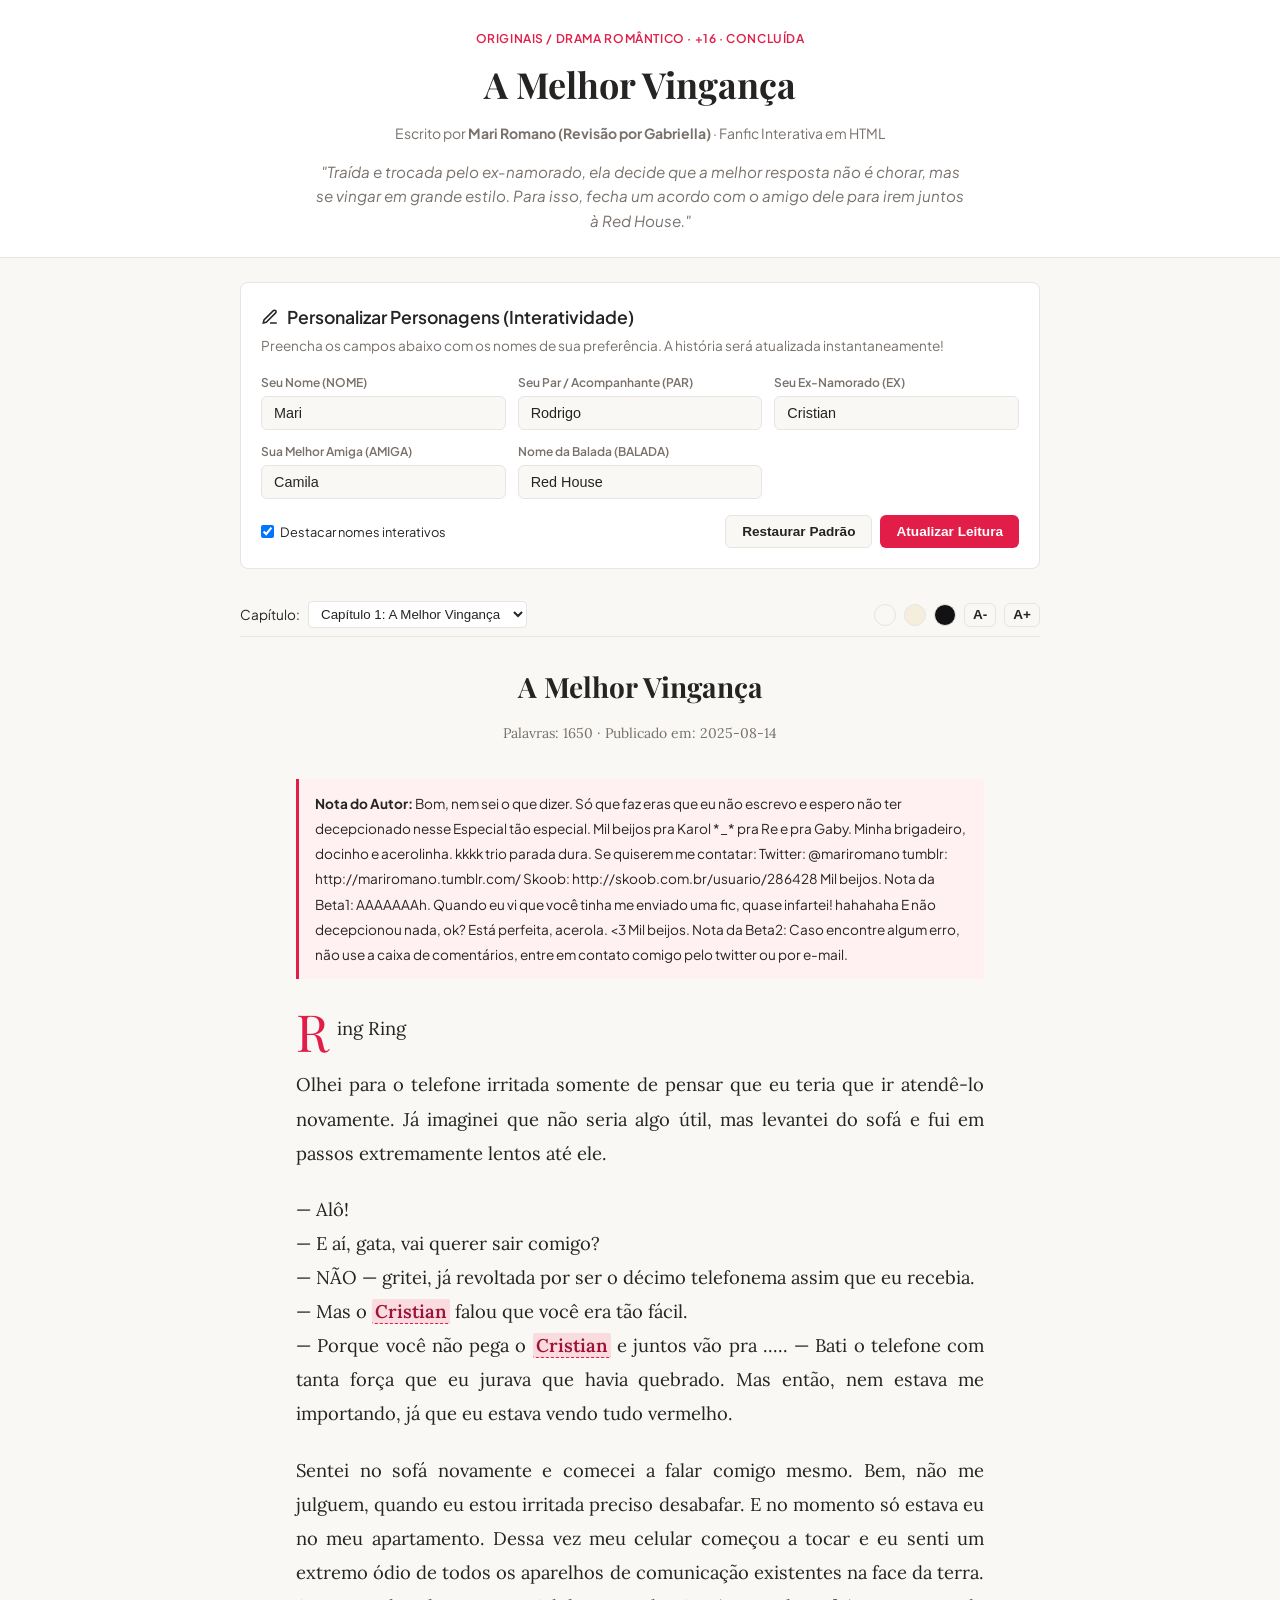
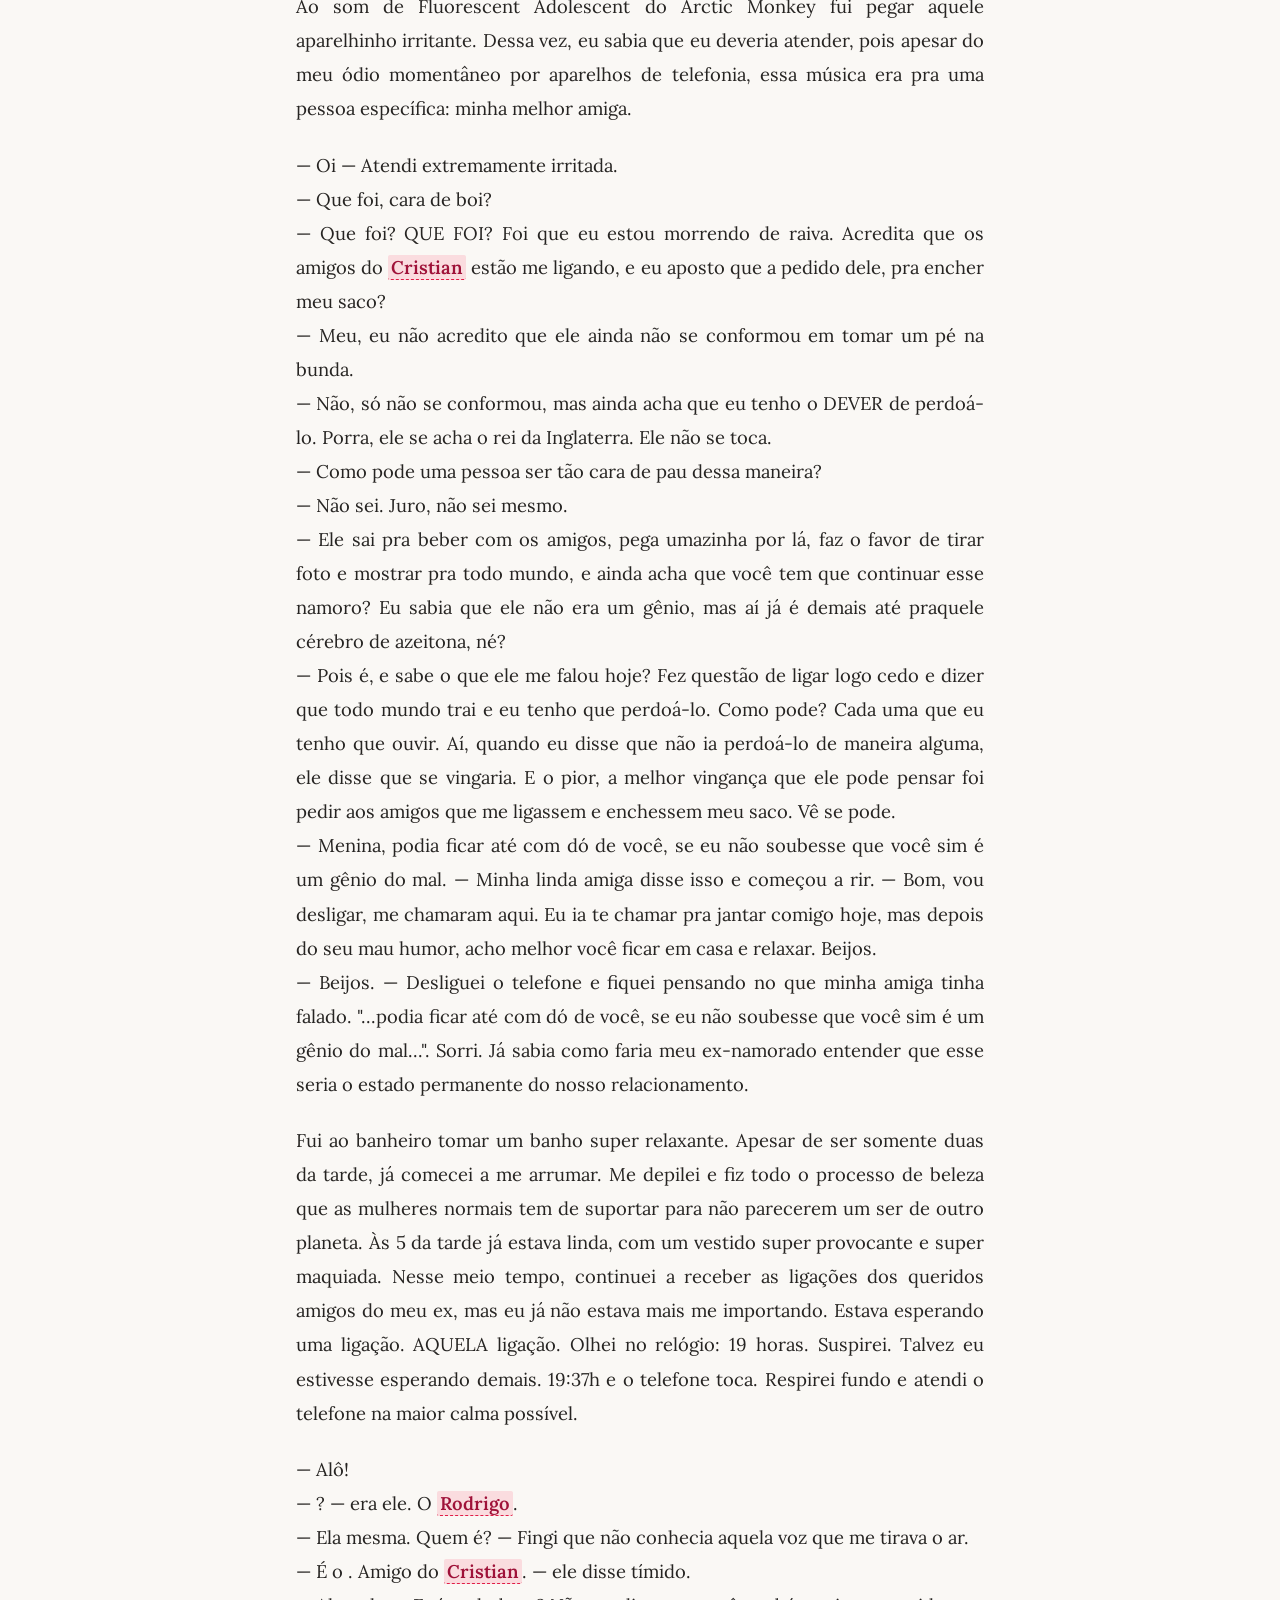
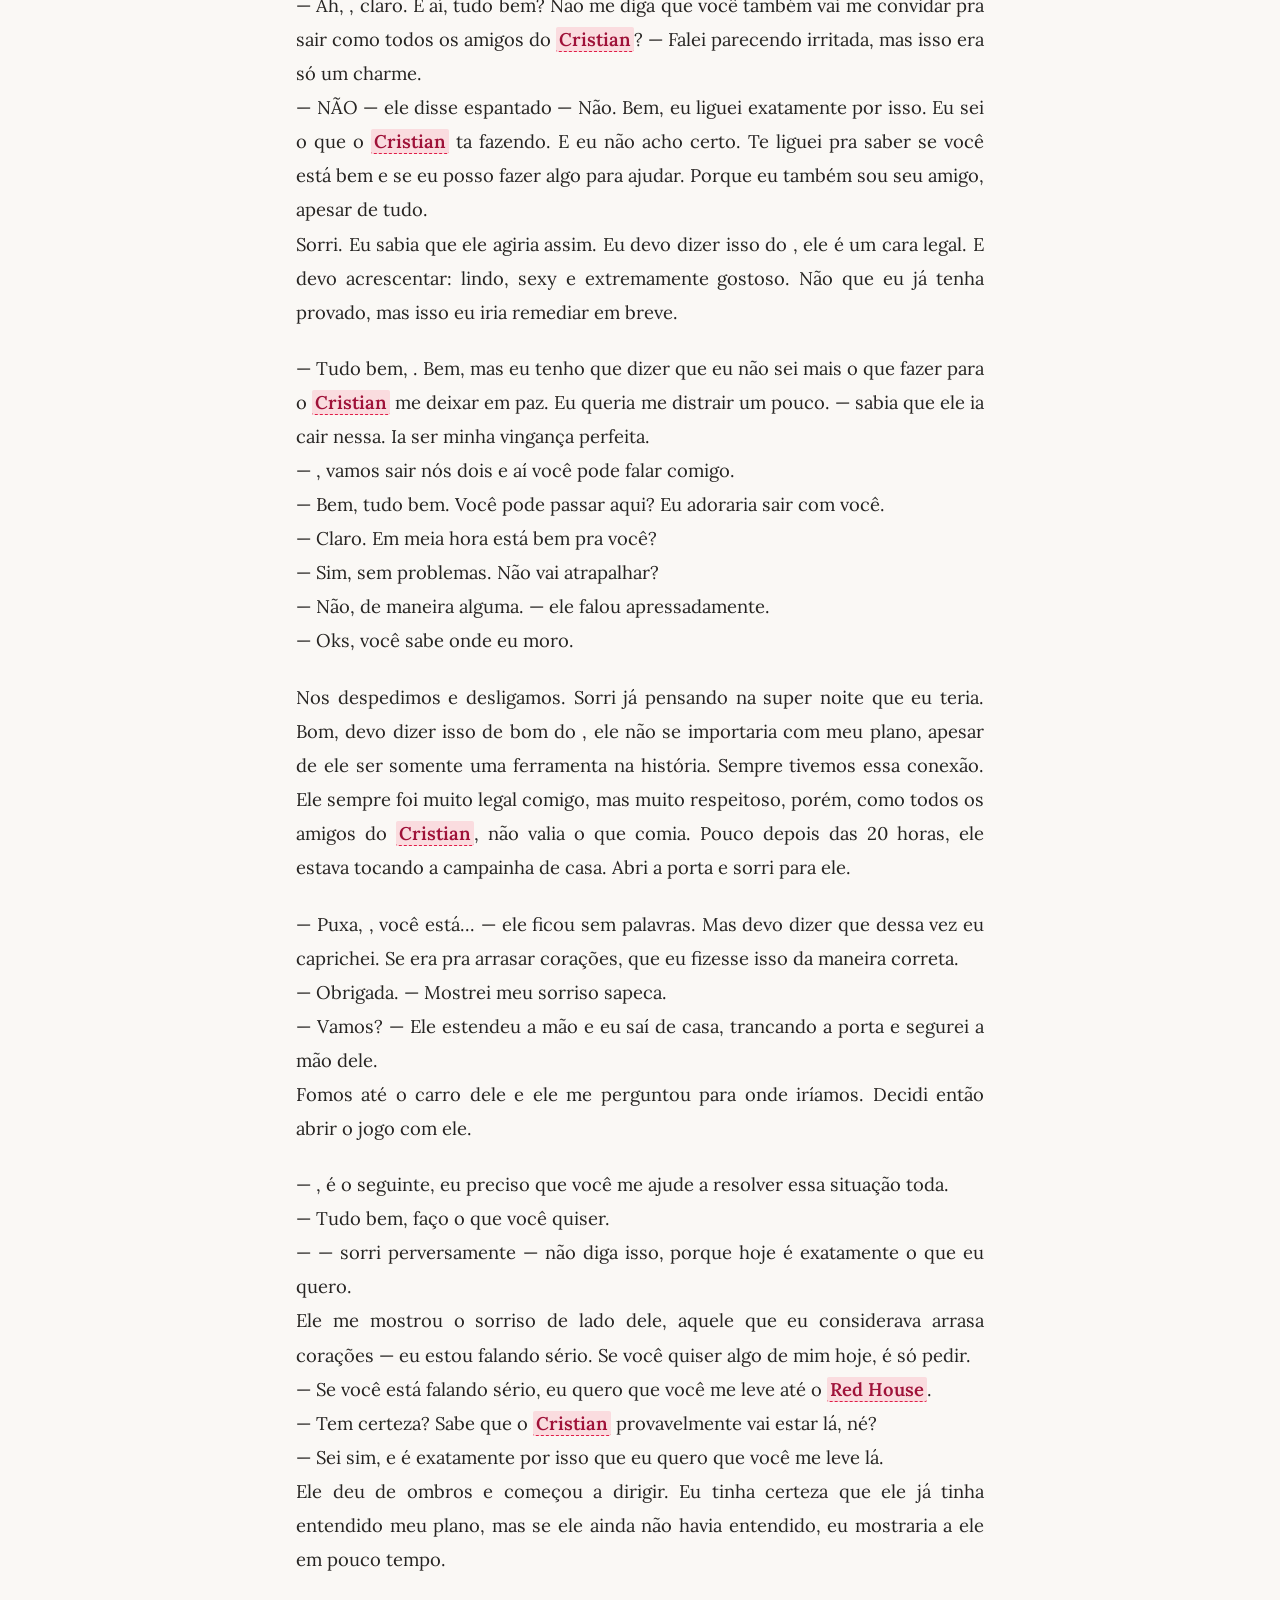
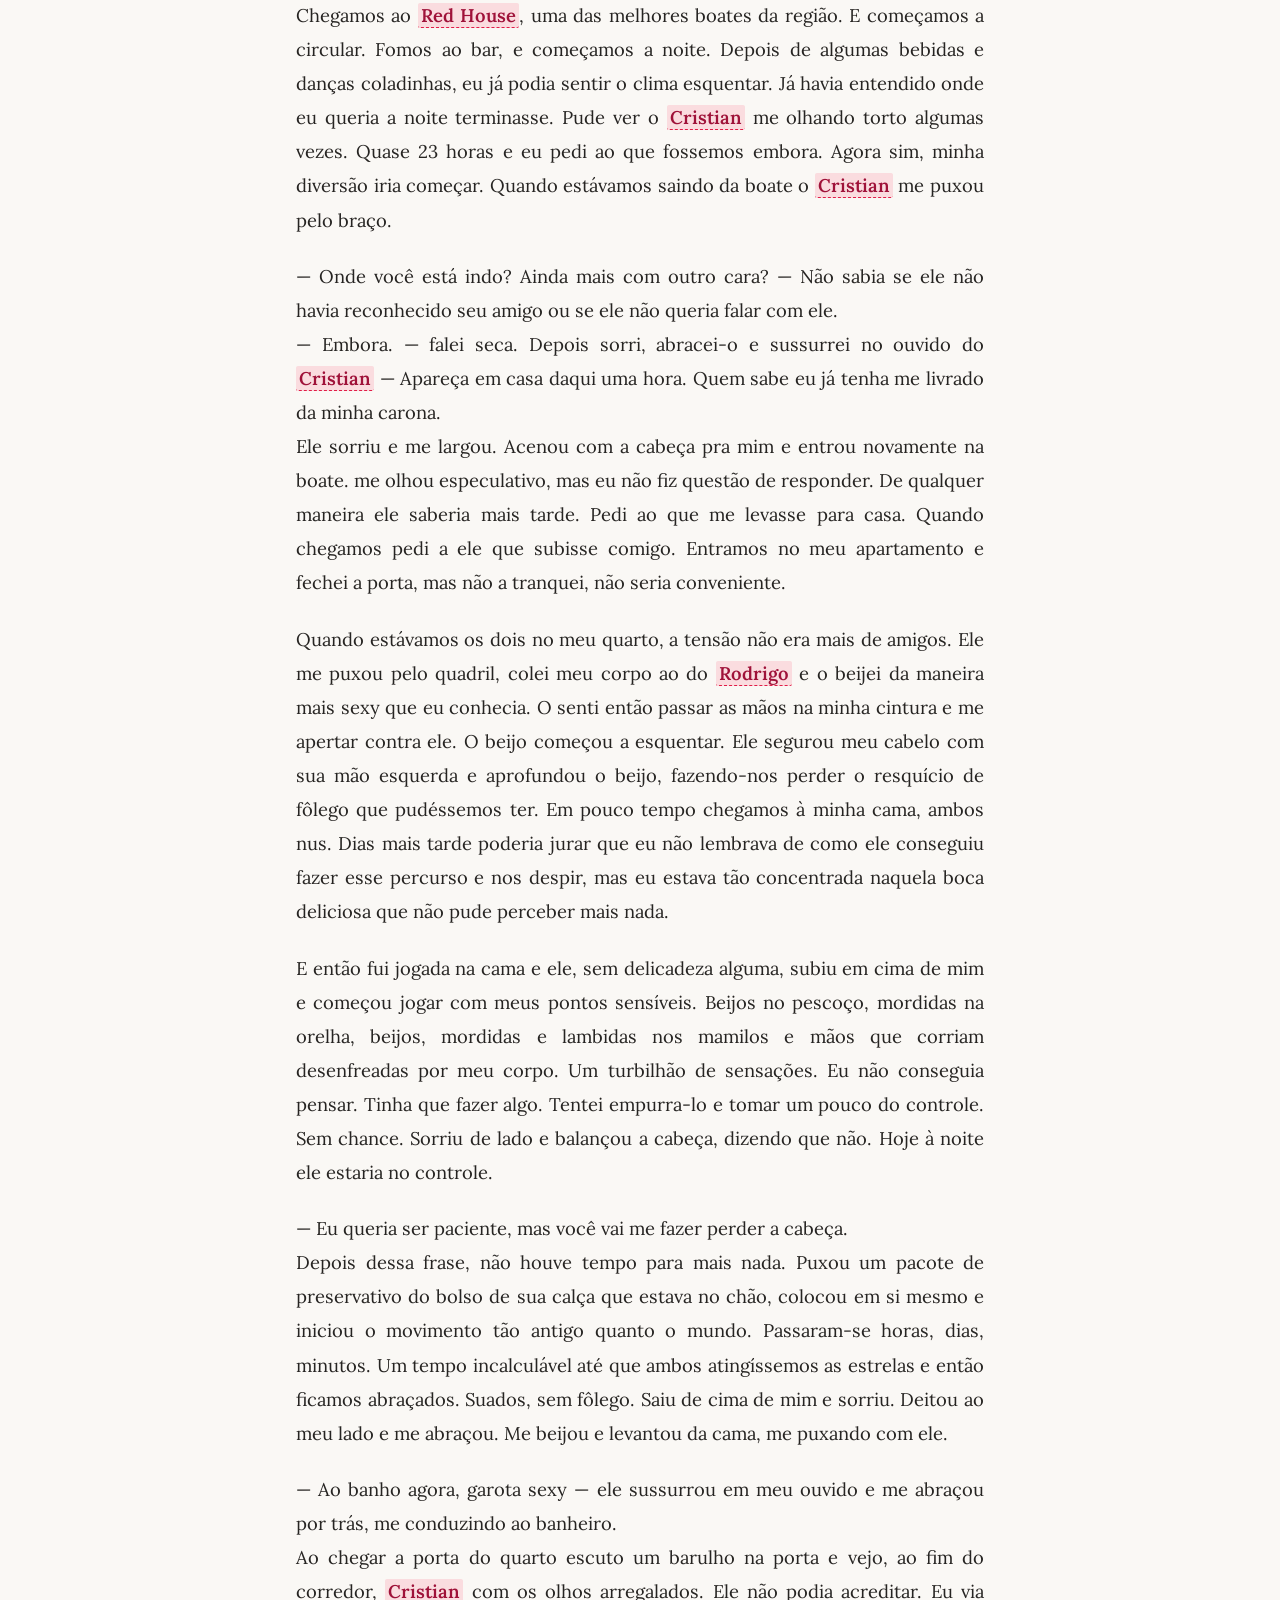
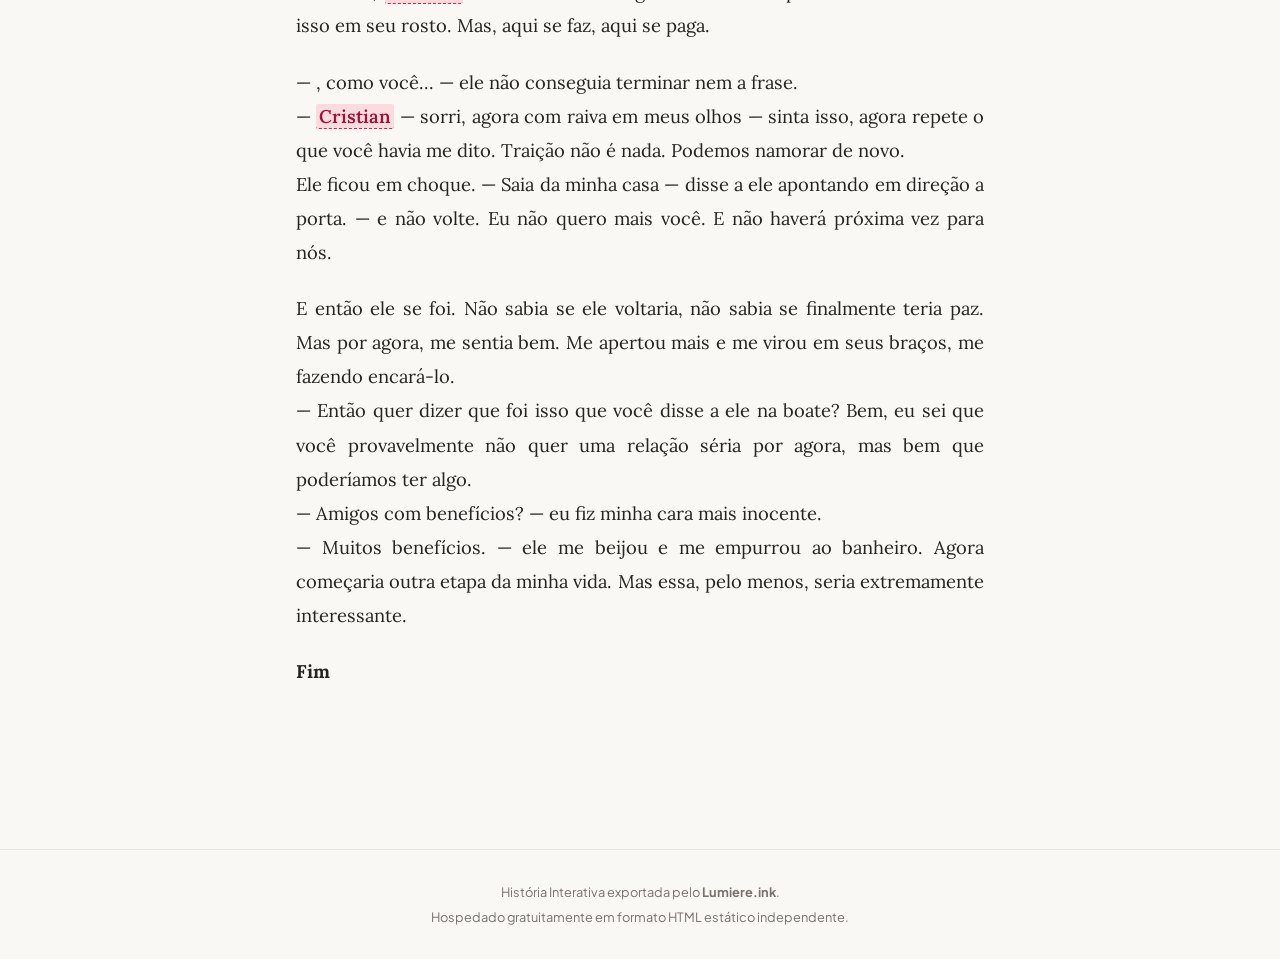
<file: a-melhor-vinganca.html>
<!DOCTYPE html>
<html lang="pt-BR">
<head>
  <meta charset="UTF-8">
  <meta name="viewport" content="width=device-width, initial-scale=1.0">
  <title>A Melhor Vingança - Fanfic Interativa</title>
  <meta name="description" content="Traída e trocada pelo ex-namorado, ela decide que a melhor resposta não é chorar, mas se vingar em grande estilo. Para isso, fecha um acordo com o amigo dele para irem juntos à Red House.">
  <link rel="preconnect" href="https://fonts.googleapis.com">
  <link rel="preconnect" href="https://fonts.gstatic.com" crossorigin>
  <link href="https://fonts.googleapis.com/css2?family=Lora:ital,wght@0,400;0,600;1,400;1,600&family=Playfair+Display:ital,wght@0,600;0,700;1,600&family=Plus+Jakarta+Sans:wght@400;500;600;700&display=swap" rel="stylesheet">
  <style>
    :root {
      --bg-color: #faf8f5;
      --card-bg: #ffffff;
      --text-main: #262422;
      --text-muted: #78716c;
      --border-color: #e7e5e4;
      --accent-color: #e11d48;
      --accent-bg: #fff1f2;
      --highlight-bg: rgba(244, 63, 94, 0.15);
      --highlight-color: #9f1239;
    }

    body.theme-sepia {
      --bg-color: #f5eedc;
      --card-bg: #faf4e6;
      --text-main: #3d3224;
      --text-muted: #82725e;
      --border-color: #ded1ba;
      --accent-color: #c2410c;
      --accent-bg: #ffedd5;
      --highlight-bg: rgba(194, 65, 12, 0.18);
      --highlight-color: #7c2d12;
    }

    body.theme-dark {
      --bg-color: #121214;
      --card-bg: #1c1c20;
      --text-main: #e4e4e7;
      --text-muted: #a1a1aa;
      --border-color: #27272a;
      --accent-color: #fb7185;
      --accent-bg: #2b1720;
      --highlight-bg: rgba(251, 113, 133, 0.22);
      --highlight-color: #ffe4e6;
    }

    * { box-sizing: border-box; margin: 0; padding: 0; }
    body {
      background-color: var(--bg-color);
      color: var(--text-main);
      font-family: 'Plus Jakarta Sans', system-ui, sans-serif;
      transition: background-color 0.2s ease, color 0.2s ease;
      line-height: 1.6;
    }

    header.story-header {
      background: var(--card-bg);
      border-bottom: 1px solid var(--border-color);
      padding: 1.5rem 1rem;
      text-align: center;
    }
    .header-content {
      max-width: 800px;
      margin: 0 auto;
    }
    .badge {
      display: inline-block;
      font-size: 0.75rem;
      letter-spacing: 0.05em;
      text-transform: uppercase;
      color: var(--accent-color);
      font-weight: 600;
      margin-bottom: 0.5rem;
    }
    h1.story-title {
      font-family: 'Playfair Display', Georgia, serif;
      font-size: 2.25rem;
      font-weight: 700;
      color: var(--text-main);
      margin-bottom: 0.5rem;
    }
    .story-meta {
      font-size: 0.875rem;
      color: var(--text-muted);
    }
    .story-summary {
      font-style: italic;
      color: var(--text-muted);
      max-width: 650px;
      margin: 1rem auto 0;
      font-size: 0.95rem;
    }

    /* Interactive Form Box (Lumiere.ink) */
    .interactive-panel {
      max-width: 800px;
      margin: 1.5rem auto;
      padding: 1.25rem;
      background: var(--card-bg);
      border: 1px solid var(--border-color);
      border-radius: 8px;
    }
    .interactive-panel h2 {
      font-size: 1.1rem;
      font-weight: 600;
      margin-bottom: 0.25rem;
      display: flex;
      align-items: center;
      gap: 0.5rem;
    }
    .interactive-panel p.sub {
      font-size: 0.85rem;
      color: var(--text-muted);
      margin-bottom: 1rem;
    }
    .inputs-grid {
      display: grid;
      grid-template-columns: repeat(auto-fill, minmax(200px, 1fr));
      gap: 0.75rem;
      margin-bottom: 1rem;
    }
    .input-group {
      display: flex;
      flex-direction: column;
      gap: 0.25rem;
    }
    .input-group label {
      font-size: 0.75rem;
      font-weight: 600;
      color: var(--text-muted);
    }
    .input-group input {
      padding: 0.5rem 0.75rem;
      border: 1px solid var(--border-color);
      border-radius: 6px;
      font-size: 0.9rem;
      background: var(--bg-color);
      color: var(--text-main);
      outline: none;
      transition: border-color 0.15s;
    }
    .input-group input:focus {
      border-color: var(--accent-color);
    }
    .panel-actions {
      display: flex;
      flex-wrap: wrap;
      gap: 0.5rem;
      align-items: center;
      justify-content: space-between;
    }
    .btn {
      padding: 0.5rem 1rem;
      font-size: 0.85rem;
      font-weight: 600;
      border-radius: 6px;
      cursor: pointer;
      border: none;
      transition: all 0.15s;
    }
    .btn-primary {
      background: var(--accent-color);
      color: white;
    }
    .btn-primary:hover {
      opacity: 0.9;
    }
    .btn-secondary {
      background: var(--bg-color);
      border: 1px solid var(--border-color);
      color: var(--text-main);
    }
    .btn-secondary:hover {
      background: var(--border-color);
    }

    /* Toolbar for Reading Settings */
    .reader-toolbar {
      max-width: 800px;
      margin: 0 auto 1.5rem;
      display: flex;
      justify-content: space-between;
      align-items: center;
      font-size: 0.85rem;
      padding: 0.5rem 0;
      border-bottom: 1px solid var(--border-color);
    }
    .toolbar-group {
      display: flex;
      gap: 0.5rem;
      align-items: center;
    }
    .theme-chip {
      width: 22px;
      height: 22px;
      border-radius: 50%;
      cursor: pointer;
      border: 1px solid var(--border-color);
    }

    /* Story Reading Area */
    main.story-content {
      max-width: 720px;
      margin: 0 auto;
      padding: 0 1rem 4rem;
      font-family: 'Lora', Georgia, serif;
      font-size: 1.15rem;
      line-height: 1.85;
    }
    .chapter-heading {
      text-align: center;
      margin-bottom: 2rem;
    }
    .chapter-title {
      font-family: 'Playfair Display', Georgia, serif;
      font-size: 1.75rem;
      font-weight: 700;
      margin-bottom: 0.5rem;
    }
    .chapter-note {
      background: var(--accent-bg);
      border-left: 3px solid var(--accent-color);
      padding: 0.75rem 1rem;
      font-family: 'Plus Jakarta Sans', system-ui, sans-serif;
      font-size: 0.85rem;
      margin-bottom: 2rem;
      color: var(--text-main);
      border-radius: 0 4px 4px 0;
    }
    .story-body p {
      margin-bottom: 1.4rem;
      text-align: justify;
    }
    .story-body p:first-of-type::first-letter {
      font-size: 3.2rem;
      float: left;
      line-height: 0.8;
      margin-right: 0.5rem;
      font-family: 'Playfair Display', Georgia, serif;
      color: var(--accent-color);
    }
    mark.interactive-highlight {
      background-color: var(--highlight-bg);
      color: var(--highlight-color);
      border-bottom: 1.5px dashed var(--accent-color);
      padding: 0 3px;
      border-radius: 2px;
      font-weight: 600;
    }

    /* Chapter Navigation Buttons */
    .chapter-nav {
      max-width: 720px;
      margin: 2rem auto;
      display: flex;
      justify-content: space-between;
      gap: 1rem;
    }

    footer {
      border-top: 1px solid var(--border-color);
      padding: 2rem 1rem;
      text-align: center;
      font-size: 0.8rem;
      color: var(--text-muted);
    }
  </style>
</head>
<body class="theme-alabaster">

  <header class="story-header">
    <div class="header-content">
      <span class="badge">Originais / Drama Romântico · +16 · Concluída</span>
      <h1 class="story-title">A Melhor Vingança</h1>
      <div class="story-meta">
        Escrito por <strong>Mari Romano (Revisão por Gabriella)</strong> · Fanfic Interativa em HTML
      </div>
      <p class="story-summary">"Traída e trocada pelo ex-namorado, ela decide que a melhor resposta não é chorar, mas se vingar em grande estilo. Para isso, fecha um acordo com o amigo dele para irem juntos à Red House."</p>
    </div>
  </header>

  <!-- FORMULÁRIO DE INTERATIVIDADE LUMIERE.INK -->
  <div class="interactive-panel">
    <h2>
      <svg width="18" height="18" viewBox="0 0 24 24" fill="none" stroke="currentColor" stroke-width="2"><path d="M12 20h9"/><path d="M16.5 3.5a2.121 2.121 0 0 1 3 3L7 19l-4 1 1-4L16.5 3.5z"/></svg>
      Personalizar Personagens (Interatividade)
    </h2>
    <p class="sub">Preencha os campos abaixo com os nomes de sua preferência. A história será atualizada instantaneamente!</p>

    <div class="inputs-grid" id="variablesInputs">
      <!-- Generated via JS -->
    </div>

    <div class="panel-actions">
      <div>
        <label style="font-size: 0.8rem; cursor: pointer; display: flex; align-items: center; gap: 0.35rem;">
          <input type="checkbox" id="toggleHighlight" checked>
          Destacar nomes interativos
        </label>
      </div>
      <div style="display: flex; gap: 0.5rem;">
        <button class="btn btn-secondary" onclick="resetDefaultValues()">Restaurar Padrão</button>
        <button class="btn btn-primary" onclick="applyInteractiveValues()">Atualizar Leitura</button>
      </div>
    </div>
  </div>

  <!-- TOOLBAR DE LEITURA -->
  <div class="reader-toolbar">
    <div class="toolbar-group">
      <span>Capítulo:</span>
      <select id="chapterSelect" onchange="changeChapter(this.value)" style="padding: 0.25rem 0.5rem; border-radius: 4px; border: 1px solid var(--border-color); background: var(--card-bg); color: var(--text-main);">
      </select>
    </div>

    <div class="toolbar-group">
      <div class="theme-chip" style="background: #faf8f5;" title="Clássico / Alabastro" onclick="setTheme('alabaster')"></div>
      <div class="theme-chip" style="background: #f5eedc;" title="Sépia" onclick="setTheme('sepia')"></div>
      <div class="theme-chip" style="background: #121214;" title="Escuro" onclick="setTheme('dark')"></div>
      <button class="btn btn-secondary" style="padding: 0.2rem 0.5rem;" onclick="changeFontSize(-1)">A-</button>
      <button class="btn btn-secondary" style="padding: 0.2rem 0.5rem;" onclick="changeFontSize(1)">A+</button>
    </div>
  </div>

  <!-- CONTEÚDO DO CAPÍTULO -->
  <main class="story-content" id="storyContent">
    <div class="chapter-heading">
      <h2 class="chapter-title" id="chapterTitle"></h2>
      <div class="story-meta" id="chapterInfo"></div>
    </div>
    <div class="chapter-note" id="chapterNote" style="display: none;"></div>
    <div class="story-body" id="storyBody"></div>

    <div class="chapter-nav">
      <button class="btn btn-secondary" id="btnPrevChapter" onclick="navigateChapter(-1)">← Capítulo Anterior</button>
      <button class="btn btn-primary" id="btnNextChapter" onclick="navigateChapter(1)">Próximo Capítulo →</button>
    </div>
  </main>

  <footer>
    <p>História Interativa exportada pelo <strong>Lumiere.ink</strong>.</p>
    <p style="margin-top: 0.25rem;">Hospedado gratuitamente em formato HTML estático independente.</p>
  </footer>

  <script>
    const fanficVariables = [{"key":"NOME","label":"Seu Nome","defaultValue":"Mari","placeholder":"Ex: Marina, Beatriz, Sofia","description":"Nome da protagonista","category":"protagonista"},{"key":"PAR","label":"Seu Par / Acompanhante","defaultValue":"Rodrigo","placeholder":"Ex: Leo, Thiago, Harry, Damon","description":"O amigo do ex com quem você vai à balada","category":"par"},{"key":"EX","label":"Seu Ex-Namorado","defaultValue":"Cristian","placeholder":"Ex: Lucas, Felipe, Cristian","description":"Quem partiu seu coração e merece a lição","category":"secundario"},{"key":"AMIGA","label":"Sua Melhor Amiga","defaultValue":"Camila","placeholder":"Ex: Karol, Gaby, Re","description":"A confidente das suas ligações","category":"secundario"},{"key":"BALADA","label":"Nome da Balada","defaultValue":"Red House","placeholder":"Ex: Red House, Sirena","description":"Onde tudo acontece","category":"detalhes"}];
    const chapters = [{"id":"cap-1","number":1,"title":"A Melhor Vingança","publishedAt":"2025-08-14","wordCount":1650,"authorNote":"Bom, nem sei o que dizer. Só que faz eras que eu não escrevo e espero não ter decepcionado nesse Especial tão especial. Mil beijos pra Karol *_* pra Re e pra Gaby. Minha brigadeiro, docinho e acerolinha. kkkk trio parada dura.\n\nSe quiserem me contatar:\nTwitter: @mariromano\ntumblr: http://mariromano.tumblr.com/\nSkoob: http://skoob.com.br/usuario/286428\nMil beijos.\n\nNota da Beta1: AAAAAAAh. Quando eu vi que você tinha me enviado uma fic, quase infartei! hahahaha E não decepcionou nada, ok? Está perfeita, acerola. <3 Mil beijos.\n\nNota da Beta2: Caso encontre algum erro, não use a caixa de comentários, entre em contato comigo pelo twitter ou por e-mail.","htmlContent":"<p>Ring Ring</p>\n\n<p>Olhei para o telefone irritada somente de pensar que eu teria que ir atendê-lo novamente. Já imaginei que não seria algo útil, mas levantei do sofá e fui em passos extremamente lentos até ele.</p>\n\n<p>— Alô!<br />\n— E aí, gata, vai querer sair comigo?<br />\n— NÃO — gritei, já revoltada por ser o décimo telefonema assim que eu recebia.<br />\n— Mas o [EX] falou que você era tão fácil.<br />\n— Porque você não pega o [EX] e juntos vão pra ..... — Bati o telefone com tanta força que eu jurava que havia quebrado. Mas então, nem estava me importando, já que eu estava vendo tudo vermelho.</p>\n\n<p>Sentei no sofá novamente e comecei a falar comigo mesmo. Bem, não me julguem, quando eu estou irritada preciso desabafar. E no momento só estava eu no meu apartamento. Dessa vez meu celular começou a tocar e eu senti um extremo ódio de todos os aparelhos de comunicação existentes na face da terra. Ao som de Fluorescent Adolescent do Arctic Monkey fui pegar aquele aparelhinho irritante. Dessa vez, eu sabia que eu deveria atender, pois apesar do meu ódio momentâneo por aparelhos de telefonia, essa música era pra uma pessoa específica: minha melhor amiga.</p>\n\n<p>— Oi — Atendi extremamente irritada.<br />\n— Que foi, cara de boi?<br />\n— Que foi? QUE FOI? Foi que eu estou morrendo de raiva. Acredita que os amigos do [EX] estão me ligando, e eu aposto que a pedido dele, pra encher meu saco?<br />\n— Meu, eu não acredito que ele ainda não se conformou em tomar um pé na bunda.<br />\n— Não, só não se conformou, mas ainda acha que eu tenho o DEVER de perdoá-lo. Porra, ele se acha o rei da Inglaterra. Ele não se toca.<br />\n— Como pode uma pessoa ser tão cara de pau dessa maneira?<br />\n— Não sei. Juro, não sei mesmo.<br />\n— Ele sai pra beber com os amigos, pega umazinha por lá, faz o favor de tirar foto e mostrar pra todo mundo, e ainda acha que você tem que continuar esse namoro? Eu sabia que ele não era um gênio, mas aí já é demais até praquele cérebro de azeitona, né?<br />\n— Pois é, e sabe o que ele me falou hoje? Fez questão de ligar logo cedo e dizer que todo mundo trai e eu tenho que perdoá-lo. Como pode? Cada uma que eu tenho que ouvir. Aí, quando eu disse que não ia perdoá-lo de maneira alguma, ele disse que se vingaria. E o pior, a melhor vingança que ele pode pensar foi pedir aos amigos que me ligassem e enchessem meu saco. Vê se pode.<br />\n— Menina, podia ficar até com dó de você, se eu não soubesse que você sim é um gênio do mal. — Minha linda amiga disse isso e começou a rir. — Bom, vou desligar, me chamaram aqui. Eu ia te chamar pra jantar comigo hoje, mas depois do seu mau humor, acho melhor você ficar em casa e relaxar. Beijos.<br />\n— Beijos. — Desliguei o telefone e fiquei pensando no que minha amiga tinha falado. \"...podia ficar até com dó de você, se eu não soubesse que você sim é um gênio do mal...\". Sorri. Já sabia como faria meu ex-namorado entender que esse seria o estado permanente do nosso relacionamento.</p>\n\n<p>Fui ao banheiro tomar um banho super relaxante. Apesar de ser somente duas da tarde, já comecei a me arrumar. Me depilei e fiz todo o processo de beleza que as mulheres normais tem de suportar para não parecerem um ser de outro planeta. Às 5 da tarde já estava linda, com um vestido super provocante e super maquiada. Nesse meio tempo, continuei a receber as ligações dos queridos amigos do meu ex, mas eu já não estava mais me importando. Estava esperando uma ligação. AQUELA ligação. Olhei no relógio: 19 horas. Suspirei. Talvez eu estivesse esperando demais. 19:37h e o telefone toca. Respirei fundo e atendi o telefone na maior calma possível.</p>\n\n<p>— Alô!<br />\n— ? — era ele. O [PAR].<br />\n— Ela mesma. Quem é? — Fingi que não conhecia aquela voz que me tirava o ar.<br />\n— É o . Amigo do [EX]. — ele disse tímido.<br />\n— Ah, , claro. E aí, tudo bem? Não me diga que você também vai me convidar pra sair como todos os amigos do [EX]? — Falei parecendo irritada, mas isso era só um charme.<br />\n— NÃO — ele disse espantado — Não. Bem, eu liguei exatamente por isso. Eu sei o que o [EX] ta fazendo. E eu não acho certo. Te liguei pra saber se você está bem e se eu posso fazer algo para ajudar. Porque eu também sou seu amigo, apesar de tudo.<br />\nSorri. Eu sabia que ele agiria assim. Eu devo dizer isso do , ele é um cara legal. E devo acrescentar: lindo, sexy e extremamente gostoso. Não que eu já tenha provado, mas isso eu iria remediar em breve.</p>\n\n<p>— Tudo bem, . Bem, mas eu tenho que dizer que eu não sei mais o que fazer para o [EX] me deixar em paz. Eu queria me distrair um pouco. — sabia que ele ia cair nessa. Ia ser minha vingança perfeita.<br />\n— , vamos sair nós dois e aí você pode falar comigo.<br />\n— Bem, tudo bem. Você pode passar aqui? Eu adoraria sair com você.<br />\n— Claro. Em meia hora está bem pra você?<br />\n— Sim, sem problemas. Não vai atrapalhar?<br />\n— Não, de maneira alguma. — ele falou apressadamente.<br />\n— Oks, você sabe onde eu moro.</p>\n\n<p>Nos despedimos e desligamos. Sorri já pensando na super noite que eu teria. Bom, devo dizer isso de bom do , ele não se importaria com meu plano, apesar de ele ser somente uma ferramenta na história. Sempre tivemos essa conexão. Ele sempre foi muito legal comigo, mas muito respeitoso, porém, como todos os amigos do [EX], não valia o que comia. Pouco depois das 20 horas, ele estava tocando a campainha de casa. Abri a porta e sorri para ele.</p>\n\n<p>— Puxa, , você está... — ele ficou sem palavras. Mas devo dizer que dessa vez eu caprichei. Se era pra arrasar corações, que eu fizesse isso da maneira correta.<br />\n— Obrigada. — Mostrei meu sorriso sapeca.<br />\n— Vamos? — Ele estendeu a mão e eu saí de casa, trancando a porta e segurei a mão dele.<br />\nFomos até o carro dele e ele me perguntou para onde iríamos. Decidi então abrir o jogo com ele.</p>\n\n<p>— , é o seguinte, eu preciso que você me ajude a resolver essa situação toda.<br />\n— Tudo bem, faço o que você quiser.<br />\n— — sorri perversamente — não diga isso, porque hoje é exatamente o que eu quero.<br />\nEle me mostrou o sorriso de lado dele, aquele que eu considerava arrasa corações — eu estou falando sério. Se você quiser algo de mim hoje, é só pedir.<br />\n— Se você está falando sério, eu quero que você me leve até o [BALADA].<br />\n— Tem certeza? Sabe que o [EX] provavelmente vai estar lá, né?<br />\n— Sei sim, e é exatamente por isso que eu quero que você me leve lá.<br />\nEle deu de ombros e começou a dirigir. Eu tinha certeza que ele já tinha entendido meu plano, mas se ele ainda não havia entendido, eu mostraria a ele em pouco tempo.</p>\n\n<p>Chegamos ao [BALADA], uma das melhores boates da região. E começamos a circular. Fomos ao bar, e começamos a noite. Depois de algumas bebidas e danças coladinhas, eu já podia sentir o clima esquentar. Já havia entendido onde eu queria a noite terminasse. Pude ver o [EX] me olhando torto algumas vezes. Quase 23 horas e eu pedi ao que fossemos embora. Agora sim, minha diversão iria começar. Quando estávamos saindo da boate o [EX] me puxou pelo braço.</p>\n\n<p>— Onde você está indo? Ainda mais com outro cara? — Não sabia se ele não havia reconhecido seu amigo ou se ele não queria falar com ele.<br />\n— Embora. — falei seca. Depois sorri, abracei-o e sussurrei no ouvido do [EX] — Apareça em casa daqui uma hora. Quem sabe eu já tenha me livrado da minha carona.<br />\nEle sorriu e me largou. Acenou com a cabeça pra mim e entrou novamente na boate. me olhou especulativo, mas eu não fiz questão de responder. De qualquer maneira ele saberia mais tarde. Pedi ao que me levasse para casa. Quando chegamos pedi a ele que subisse comigo. Entramos no meu apartamento e fechei a porta, mas não a tranquei, não seria conveniente.</p>\n\n<p>Quando estávamos os dois no meu quarto, a tensão não era mais de amigos. Ele me puxou pelo quadril, colei meu corpo ao do [PAR] e o beijei da maneira mais sexy que eu conhecia. O senti então passar as mãos na minha cintura e me apertar contra ele. O beijo começou a esquentar. Ele segurou meu cabelo com sua mão esquerda e aprofundou o beijo, fazendo-nos perder o resquício de fôlego que pudéssemos ter. Em pouco tempo chegamos à minha cama, ambos nus. Dias mais tarde poderia jurar que eu não lembrava de como ele conseguiu fazer esse percurso e nos despir, mas eu estava tão concentrada naquela boca deliciosa que não pude perceber mais nada.</p>\n\n<p>E então fui jogada na cama e ele, sem delicadeza alguma, subiu em cima de mim e começou jogar com meus pontos sensíveis. Beijos no pescoço, mordidas na orelha, beijos, mordidas e lambidas nos mamilos e mãos que corriam desenfreadas por meu corpo. Um turbilhão de sensações. Eu não conseguia pensar. Tinha que fazer algo. Tentei empurra-lo e tomar um pouco do controle. Sem chance. Sorriu de lado e balançou a cabeça, dizendo que não. Hoje à noite ele estaria no controle.</p>\n\n<p>— Eu queria ser paciente, mas você vai me fazer perder a cabeça.<br />\nDepois dessa frase, não houve tempo para mais nada. Puxou um pacote de preservativo do bolso de sua calça que estava no chão, colocou em si mesmo e iniciou o movimento tão antigo quanto o mundo. Passaram-se horas, dias, minutos. Um tempo incalculável até que ambos atingíssemos as estrelas e então ficamos abraçados. Suados, sem fôlego. Saiu de cima de mim e sorriu. Deitou ao meu lado e me abraçou. Me beijou e levantou da cama, me puxando com ele.</p>\n\n<p>— Ao banho agora, garota sexy — ele sussurrou em meu ouvido e me abraçou por trás, me conduzindo ao banheiro.<br />\nAo chegar a porta do quarto escuto um barulho na porta e vejo, ao fim do corredor, [EX] com os olhos arregalados. Ele não podia acreditar. Eu via isso em seu rosto. Mas, aqui se faz, aqui se paga.</p>\n\n<p>— , como você... — ele não conseguia terminar nem a frase.<br />\n— [EX] — sorri, agora com raiva em meus olhos — sinta isso, agora repete o que você havia me dito. Traição não é nada. Podemos namorar de novo.<br />\nEle ficou em choque. — Saia da minha casa — disse a ele apontando em direção a porta. — e não volte. Eu não quero mais você. E não haverá próxima vez para nós.</p>\n\n<p>E então ele se foi. Não sabia se ele voltaria, não sabia se finalmente teria paz. Mas por agora, me sentia bem. Me apertou mais e me virou em seus braços, me fazendo encará-lo.<br />\n— Então quer dizer que foi isso que você disse a ele na boate? Bem, eu sei que você provavelmente não quer uma relação séria por agora, mas bem que poderíamos ter algo.<br />\n— Amigos com benefícios? — eu fiz minha cara mais inocente.<br />\n— Muitos benefícios. — ele me beijou e me empurrou ao banheiro. Agora começaria outra etapa da minha vida. Mas essa, pelo menos, seria extremamente interessante.</p>\n\n<p><strong>Fim</strong></p>"}];
    let currentChapterIndex = 0;
    let userValues = {};
    let currentFontSize = 18;

    // Load saved inputs or defaults
    function initVariables() {
      const saved = localStorage.getItem('fic_vars_a-melhor-vinganca');
      if (saved) {
        try { userValues = JSON.parse(saved); } catch(e) {}
      }

      fanficVariables.forEach(v => {
        if (!userValues[v.key]) {
          userValues[v.key] = v.defaultValue;
        }
      });

      renderInputs();
      populateChapterSelect();
      renderCurrentChapter();
    }

    function renderInputs() {
      const container = document.getElementById('variablesInputs');
      container.innerHTML = '';
      fanficVariables.forEach(v => {
        const div = document.createElement('div');
        div.className = 'input-group';
        div.innerHTML = `
          <label for="var_${v.key}">${v.label} (${v.key})</label>
          <input type="text" id="var_${v.key}" value="${userValues[v.key] || v.defaultValue}" placeholder="${v.placeholder || ''}" oninput="onInputChange('${v.key}', this.value)">
        `;
        container.appendChild(div);
      });
    }

    function onInputChange(key, val) {
      userValues[key] = val;
      localStorage.setItem('fic_vars_a-melhor-vinganca', JSON.stringify(userValues));
    }

    function applyInteractiveValues() {
      renderCurrentChapter();
    }

    function resetDefaultValues() {
      fanficVariables.forEach(v => {
        userValues[v.key] = v.defaultValue;
      });
      localStorage.removeItem('fic_vars_a-melhor-vinganca');
      renderInputs();
      renderCurrentChapter();
    }

    function populateChapterSelect() {
      const select = document.getElementById('chapterSelect');
      select.innerHTML = '';
      chapters.forEach((chap, idx) => {
        const opt = document.createElement('option');
        opt.value = idx;
        opt.textContent = 'Capítulo ' + chap.number + ': ' + chap.title;
        select.appendChild(opt);
      });
    }

    function changeChapter(index) {
      currentChapterIndex = parseInt(index, 10);
      renderCurrentChapter();
      window.scrollTo({ top: 350, behavior: 'smooth' });
    }

    function navigateChapter(delta) {
      const nextIdx = currentChapterIndex + delta;
      if (nextIdx >= 0 && nextIdx < chapters.length) {
        changeChapter(nextIdx);
        document.getElementById('chapterSelect').value = nextIdx;
      }
    }

    function renderCurrentChapter() {
      const chap = chapters[currentChapterIndex];
      if (!chap) return;

      document.getElementById('chapterTitle').textContent = chap.title;
      document.getElementById('chapterInfo').textContent = 'Palavras: ' + (chap.wordCount || 1200) + ' · Publicado em: ' + (chap.publishedAt || 'Recente');

      const noteBox = document.getElementById('chapterNote');
      if (chap.authorNote) {
        noteBox.style.display = 'block';
        noteBox.innerHTML = '<strong>Nota do Autor:</strong> ' + chap.authorNote;
      } else {
        noteBox.style.display = 'none';
      }

      const highlight = document.getElementById('toggleHighlight').checked;
      let html = chap.htmlContent;

      for (const [key, val] of Object.entries(userValues)) {
        const replacement = highlight
          ? '<mark class="interactive-highlight">' + (val || key) + '</mark>'
          : (val || key);
        const regex = new RegExp('\\[' + key + '\\]|\\{' + key + '\\}|%' + key + '%', 'gi');
        html = html.replace(regex, replacement);
      }

      document.getElementById('storyBody').innerHTML = html;

      // Update nav buttons
      document.getElementById('btnPrevChapter').style.visibility = currentChapterIndex > 0 ? 'visible' : 'hidden';
      document.getElementById('btnNextChapter').style.visibility = currentChapterIndex < chapters.length - 1 ? 'visible' : 'hidden';
    }

    function setTheme(theme) {
      document.body.className = 'theme-' + theme;
      localStorage.setItem('reader_theme', theme);
    }

    function changeFontSize(delta) {
      currentFontSize = Math.min(26, Math.max(14, currentFontSize + delta));
      document.getElementById('storyContent').style.fontSize = currentFontSize + 'px';
    }

    document.getElementById('toggleHighlight').addEventListener('change', renderCurrentChapter);

    window.onload = function() {
      const savedTheme = localStorage.getItem('reader_theme');
      if (savedTheme) setTheme(savedTheme);
      initVariables();
    };
  </script>
</body>
</html>
</file>
